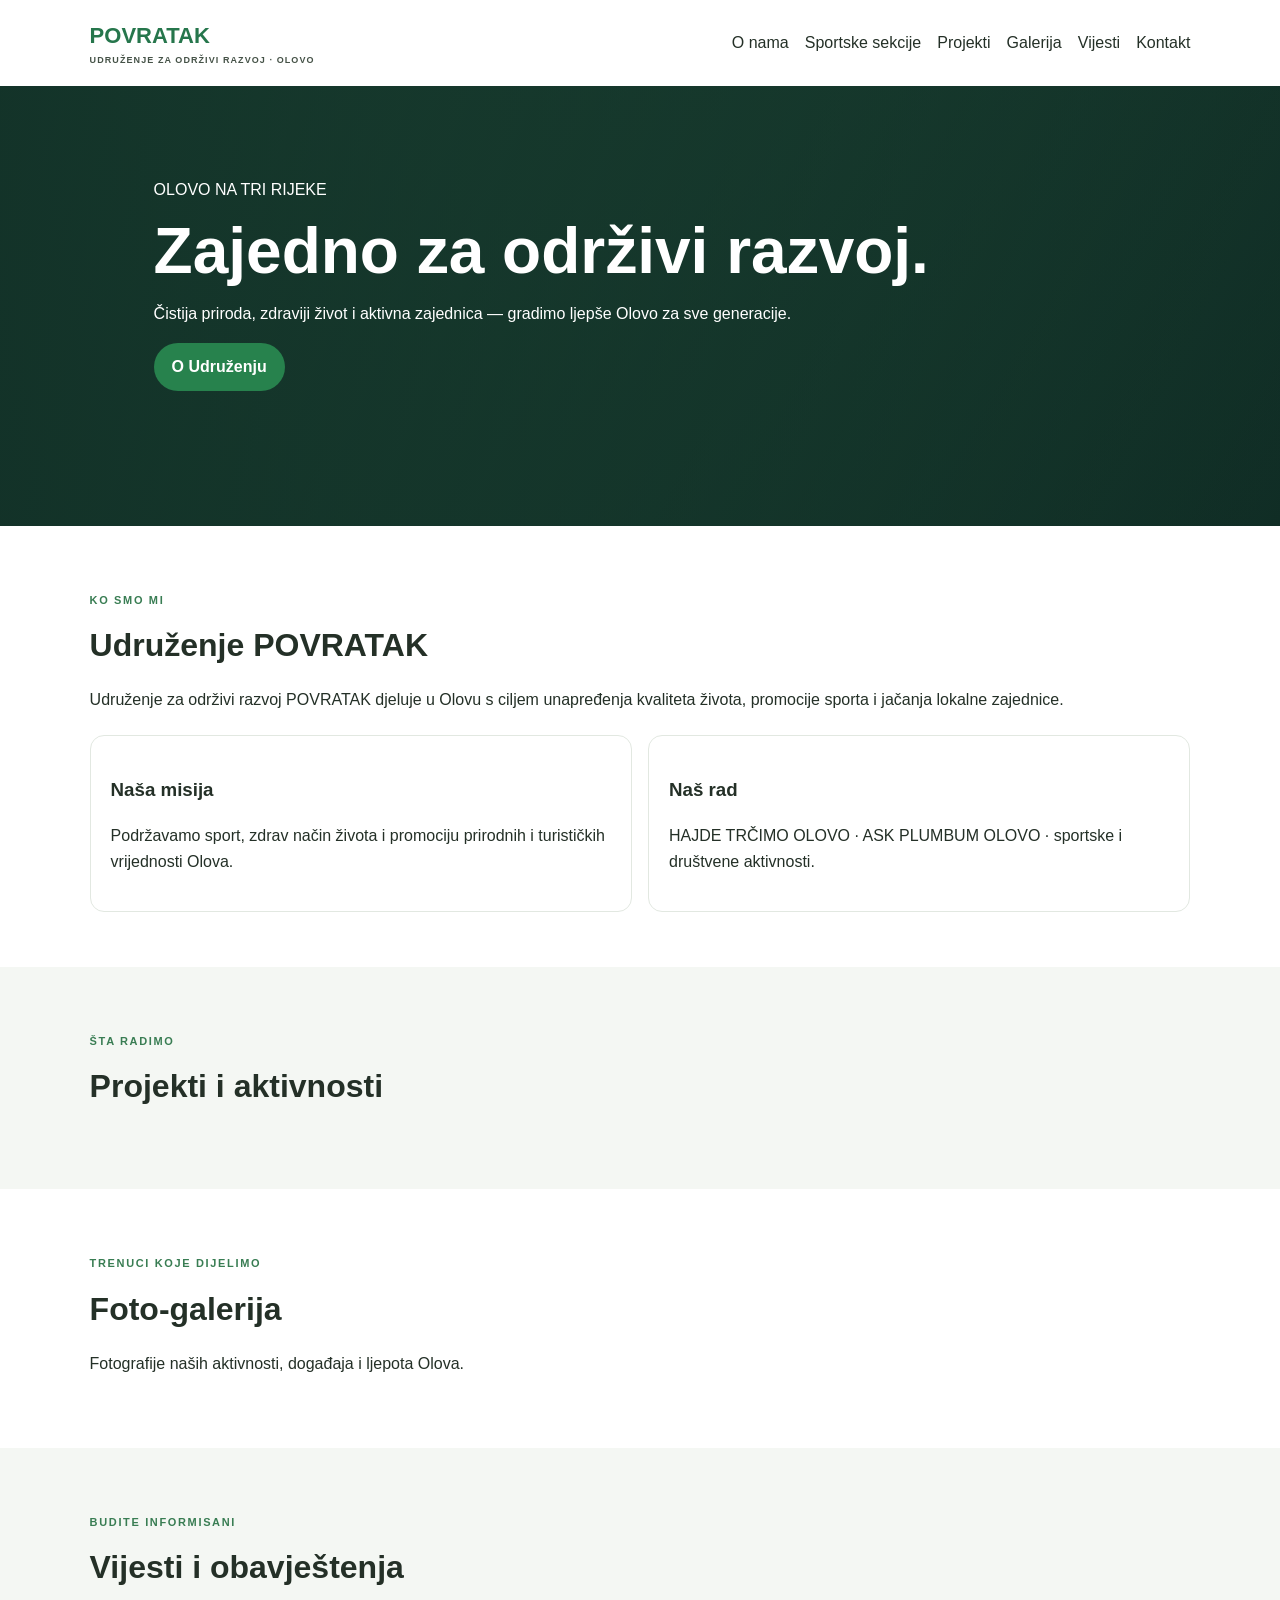
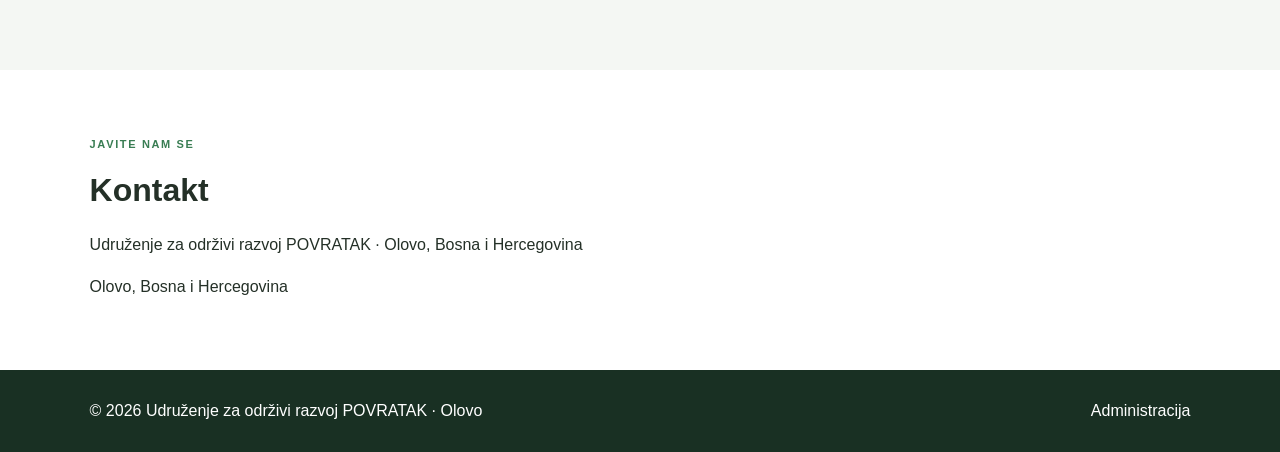
<file: index.html>
<!doctype html><html lang="bs"><head><meta charset="utf-8"><meta name="viewport" content="width=device-width,initial-scale=1"><meta name="description" content="Udruženje za održivi razvoj POVRATAK, Olovo"><title>POVRATAK — Olovo</title><link rel="stylesheet" href="/style.css"></head><body>
<header><a class="brand" href="/"><span data-site="site_name">POVRATAK</span><small data-site="site_tagline">UDRUŽENJE ZA ODRŽIVI RAZVOJ · OLOVO</small></a><nav><a href="#o-nama">O nama</a><a href="#sekcije">Sportske sekcije</a><a href="#projekti">Projekti</a><a href="#galerija">Galerija</a><a href="#vijesti">Vijesti</a><a href="#kontakt">Kontakt</a></nav></header>
<section class="hero"><p data-site="hero_kicker">OLOVO NA TRI RIJEKE</p><h1 data-site="hero_title">Zajedno za održivi razvoj.</h1><p data-site="hero_subtitle">Čistija priroda, zdraviji život i aktivna zajednica — gradimo ljepše Olovo za sve generacije.</p><a class="btn" href="#o-nama" data-site="hero_button">O Udruženju</a></section>
<section id="o-nama"><p class="eyebrow" data-site="about_kicker">KO SMO MI</p><h2 data-site="about_title">Udruženje POVRATAK</h2><p data-site="about_text">Udruženje za održivi razvoj POVRATAK djeluje u Olovu s ciljem unapređenja kvaliteta života, promocije sporta i jačanja lokalne zajednice.</p><div class="cards"><article><h3 data-site="mission_title">Naša misija</h3><p data-site="mission_text">Podržavamo sport, zdrav način života i promociju prirodnih i turističkih vrijednosti Olova.</p></article><article id="sekcije"><h3 data-site="activities_title">Naš rad</h3><p data-site="activities_text">HAJDE TRČIMO OLOVO · ASK PLUMBUM OLOVO · sportske i društvene aktivnosti.</p></article></div></section>
<section id="projekti" class="shade"><p class="eyebrow" data-site="projects_kicker">ŠTA RADIMO</p><h2 data-site="projects_title">Projekti i aktivnosti</h2><div id="projects" class="cards"></div></section>
<section id="galerija"><p class="eyebrow" data-site="gallery_kicker">TRENuci KOJE DIJELIMO</p><h2 data-site="gallery_title">Foto-galerija</h2><p data-site="gallery_text">Fotografije naših aktivnosti, događaja i ljepota Olova.</p><div id="public-gallery" class="gallery"></div></section>
<section id="vijesti" class="shade"><p class="eyebrow" data-site="news_kicker">BUDITE INFORMISANI</p><h2 data-site="news_title">Vijesti i obavještenja</h2><div id="news" class="cards"></div></section>
<section id="kontakt"><p class="eyebrow" data-site="contact_kicker">JAVITE NAM SE</p><h2 data-site="contact_title">Kontakt</h2><p data-site="contact_text">Udruženje za održivi razvoj POVRATAK · Olovo, Bosna i Hercegovina</p><p><a id="contact-email-link"></a> <a id="contact-phone-link"></a></p><p data-site="contact_address">Olovo, Bosna i Hercegovina</p></section>
<footer><span>© <span id="year"></span> <span data-site="footer_text">Udruženje za održivi razvoj POVRATAK · Olovo</span></span><a href="/admin.html">Administracija</a></footer><script src="/app.js"></script></body></html>
</file>
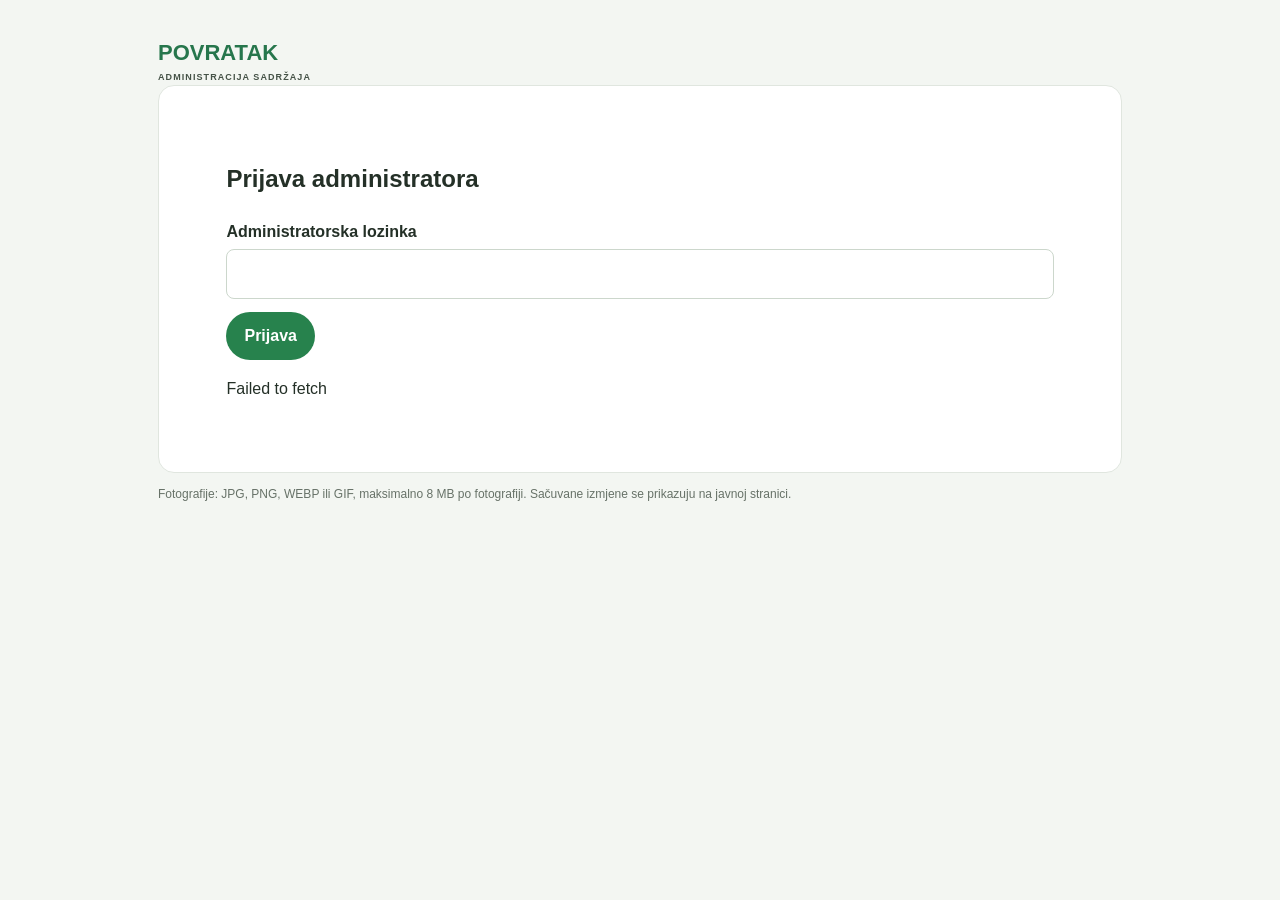
<file: admin.html>
<!doctype html><html lang="bs"><head><meta charset="utf-8"><meta name="viewport" content="width=device-width,initial-scale=1"><title>Administracija POVRATAK</title><link rel="stylesheet" href="/style.css"></head><body class="admin"><main><a class="brand" href="/">POVRATAK <small>ADMINISTRACIJA SADRŽAJA</small></a>
<section id="login" class="panel"><h1>Prijava administratora</h1><form id="login-form"><label>Administratorska lozinka<input id="password" type="password" autocomplete="current-password" required></label><button class="btn">Prijava</button><p id="login-msg" role="status"></p></form></section>
<div id="dashboard" hidden><section class="panel"><div class="between"><h1>Administracija POVRATAK</h1><button id="logout" class="btn secondary">Odjava</button></div><div class="tabs"><button class="tab active" data-tab="content-panel">Vijesti i projekti</button><button class="tab" data-tab="site-panel">Uredi web-stranicu</button><button class="tab" data-tab="gallery-panel">Foto-galerija</button></div>
<div id="content-panel" class="tab-panel"><form id="item-form"><h2>Nova objava / uređivanje</h2><input id="id" type="hidden"><label>Vrsta<select id="kind"><option value="news">Vijest</option><option value="project">Projekat / aktivnost</option></select></label><label>Naslov<input id="title" required maxlength="160"></label><label>Kategorija<input id="category" maxlength="80" placeholder="SPORT, ZAJEDNICA"></label><label>Kratki opis<textarea id="summary" maxlength="500"></textarea></label><label>Tekst objave</label><div class="editor-tools"><button type="button" data-cmd="bold"><b>B</b></button><button type="button" data-cmd="italic"><i>I</i></button><button type="button" data-cmd="insertUnorderedList">Lista</button><button type="button" data-cmd="createLink">Link</button><label class="upload-inline">Ubaci fotografiju u tekst<input id="body-image" type="file" accept="image/jpeg,image/png,image/webp,image/gif"></label></div><div id="body-editor" class="rich-editor" contenteditable="true" data-placeholder="Unesi tekst objave. Fotografiju možeš ubaciti na željeno mjesto."></div><label>Naslovna fotografija objave <input id="item-image" type="file" accept="image/jpeg,image/png,image/webp,image/gif"></label><div id="item-image-preview" class="preview"></div><label><input id="published" type="checkbox" checked> Objavljeno</label><button class="btn">Sačuvaj</button> <button id="new" class="btn secondary" type="button">Nova objava</button><p id="form-msg" role="status"></p></form><h2>Postojeće objave</h2><div id="items"></div></div>
<div id="site-panel" class="tab-panel" hidden><h2>Uređivanje početne stranice</h2><p>Ovdje mijenjaš tekstove koji se prikazuju na javnoj stranici.</p><form id="settings-form"><div class="settings-grid"><label>Naziv udruženja<input data-setting="site_name"></label><label>Podnaslov uz naziv<input data-setting="site_tagline"></label><label>Mali naslov na naslovnoj<input data-setting="hero_kicker"></label><label>Glavni naslov naslovne<input data-setting="hero_title"></label><label class="wide">Opis naslovne<textarea data-setting="hero_subtitle" rows="3"></textarea></label><label>Tekst dugmeta<input data-setting="hero_button"></label><label>Naslovna fotografija<input id="hero-image-file" type="file" accept="image/jpeg,image/png,image/webp,image/gif"></label><div id="hero-preview" class="preview wide"></div><label>Naslov sekcije O nama<input data-setting="about_title"></label><label>Mali naslov O nama<input data-setting="about_kicker"></label><label class="wide">Tekst O nama<textarea data-setting="about_text" rows="4"></textarea></label><label>Naslov misije<input data-setting="mission_title"></label><label class="wide">Tekst misije<textarea data-setting="mission_text" rows="3"></textarea></label><label>Naslov aktivnosti<input data-setting="activities_title"></label><label class="wide">Tekst aktivnosti<textarea data-setting="activities_text" rows="3"></textarea></label><label>Naslov projekata<input data-setting="projects_title"></label><label>Mali naslov projekata<input data-setting="projects_kicker"></label><label>Naslov galerije<input data-setting="gallery_title"></label><label>Mali naslov galerije<input data-setting="gallery_kicker"></label><label class="wide">Opis galerije<textarea data-setting="gallery_text" rows="2"></textarea></label><label>Naslov vijesti<input data-setting="news_title"></label><label>Mali naslov vijesti<input data-setting="news_kicker"></label><label>Naslov kontakta<input data-setting="contact_title"></label><label>Mali naslov kontakta<input data-setting="contact_kicker"></label><label class="wide">Kontakt tekst<textarea data-setting="contact_text" rows="2"></textarea></label><label>Kontakt e-mail<input data-setting="contact_email" type="email"></label><label>Telefon<input data-setting="contact_phone"></label><label>Adresa<input data-setting="contact_address"></label><label class="wide">Tekst u podnožju stranice<input data-setting="footer_text"></label></div><button class="btn">Sačuvaj promjene</button><p id="settings-msg" role="status"></p></form></div>
<div id="gallery-panel" class="tab-panel" hidden><h2>Foto-galerija</h2><p>Dodaj fotografije s računara ili telefona. Fotografije se čuvaju u R2 prostoru.</p><label>Izaberi fotografije<input id="gallery-files" type="file" accept="image/jpeg,image/png,image/webp,image/gif" multiple></label><button id="upload-gallery" class="btn" type="button">Dodaj fotografije</button><p id="gallery-msg" role="status"></p><div id="gallery-admin" class="admin-gallery"></div></div></section></div><p class="note">Fotografije: JPG, PNG, WEBP ili GIF, maksimalno 8 MB po fotografiji. Sačuvane izmjene se prikazuju na javnoj stranici.</p></main><script src="/app.js"></script></body></html>
</file>
<file: style.css>
*{box-sizing:border-box}body{margin:0;font:16px/1.6 Arial,sans-serif;color:#243027}header{padding:18px 7%;display:flex;justify-content:space-between;align-items:center;gap:20px;background:white;position:sticky;top:0;z-index:5}nav{display:flex;gap:16px;flex-wrap:wrap}nav a,footer a{color:inherit;text-decoration:none}.brand{font-size:22px;font-weight:bold;color:#26764c;text-decoration:none}.brand small{display:block;font-size:9px;letter-spacing:.12em;color:#455247}.hero{padding:75px 12%;min-height:440px;color:white;background:linear-gradient(90deg,#102d25dc,#102d2550),linear-gradient(120deg,#285b42,#102d25);background-position:center;background-size:cover}.hero h1{font-size:clamp(40px,6vw,64px);line-height:1.05;margin:10px 0;max-width:850px}.hero p{max-width:650px}.btn{display:inline-block;background:#27824d;color:white;border:0;border-radius:24px;padding:11px 18px;cursor:pointer;text-decoration:none;font-weight:bold}.secondary{background:#edf2ed;color:#26362a;border:1px solid #d8e1d8}.danger{background:#a52e2e;color:#fff}section:not(.hero){padding:55px 7%;max-width:1400px;margin:auto}section.shade{max-width:none;background:#f4f7f3}h2{font-size:32px;margin:6px 0 14px}.eyebrow{color:#397d53;font-weight:bold;font-size:11px;letter-spacing:.15em;text-transform:uppercase}.cards{display:grid;grid-template-columns:repeat(auto-fit,minmax(220px,1fr));gap:16px;margin-top:22px}.cards article,article.entry{border:1px solid #e2e8e1;border-radius:14px;background:#fff;padding:20px}.card-image{width:100%;height:190px;object-fit:cover;border-radius:9px;margin-bottom:12px}.gallery{display:grid;grid-template-columns:repeat(4,1fr);gap:12px}.gallery img{width:100%;height:190px;object-fit:cover;border-radius:12px}footer{background:#193023;color:white;padding:28px 7%;display:flex;justify-content:space-between;gap:20px}.admin{background:#f3f6f2}.admin main{max-width:1000px;margin:auto;padding:35px 18px}.panel{background:white;padding:26px;border:1px solid #e0e6df;border-radius:16px;margin:24px 0}.panel label{display:block;font-weight:bold;margin:13px 0}.panel input:not([type=checkbox]),.panel textarea,.panel select{width:100%;padding:11px;margin-top:5px;border:1px solid #ccd7cc;border-radius:8px;font:inherit}.between,.entry{display:flex;justify-content:space-between;align-items:center;gap:12px;flex-wrap:wrap}.entry{margin:10px 0}.entry small{display:block;color:#647064}.note{font-size:12px;color:#677268}.tabs{display:flex;gap:8px;flex-wrap:wrap;border-bottom:1px solid #e0e6df;margin:18px 0}.tab{border:0;background:#edf2ed;padding:10px 14px;border-radius:9px 9px 0 0;cursor:pointer}.tab.active{background:#26764c;color:white}.editor-tools{display:flex;gap:8px;align-items:center;flex-wrap:wrap;margin:8px 0}.editor-tools button,.upload-inline{border:1px solid #ccd7cc;border-radius:8px;padding:8px 12px;background:#f5f7f5;cursor:pointer}.upload-inline input{display:none}.rich-editor{min-height:220px;border:1px solid #ccd7cc;border-radius:9px;padding:14px;background:white}.rich-editor:empty:before{content:attr(data-placeholder);color:#879187}.rich-editor img{max-width:100%;height:auto;border-radius:8px}.preview img{max-width:280px;max-height:160px;object-fit:cover;border-radius:9px}.settings-grid{display:grid;grid-template-columns:1fr 1fr;gap:0 16px}.settings-grid .wide{grid-column:1/-1}.admin-gallery{display:grid;grid-template-columns:repeat(auto-fill,minmax(150px,1fr));gap:12px;margin-top:18px}.gallery-item{border:1px solid #e0e6df;padding:8px;border-radius:10px}.gallery-item img{width:100%;height:120px;object-fit:cover;border-radius:7px}.gallery-item button{margin-top:8px;width:100%}.article-body img{max-width:100%;height:auto;border-radius:10px;margin:12px 0}.article-body p{margin:10px 0}details summary{cursor:pointer;color:#26764c}button{font:inherit}@media(max-width:700px){header{align-items:flex-start;flex-direction:column}nav{gap:10px}.gallery{grid-template-columns:repeat(2,1fr)}.hero{padding:50px 7%}.settings-grid{grid-template-columns:1fr}.settings-grid .wide{grid-column:auto}}
</file>
